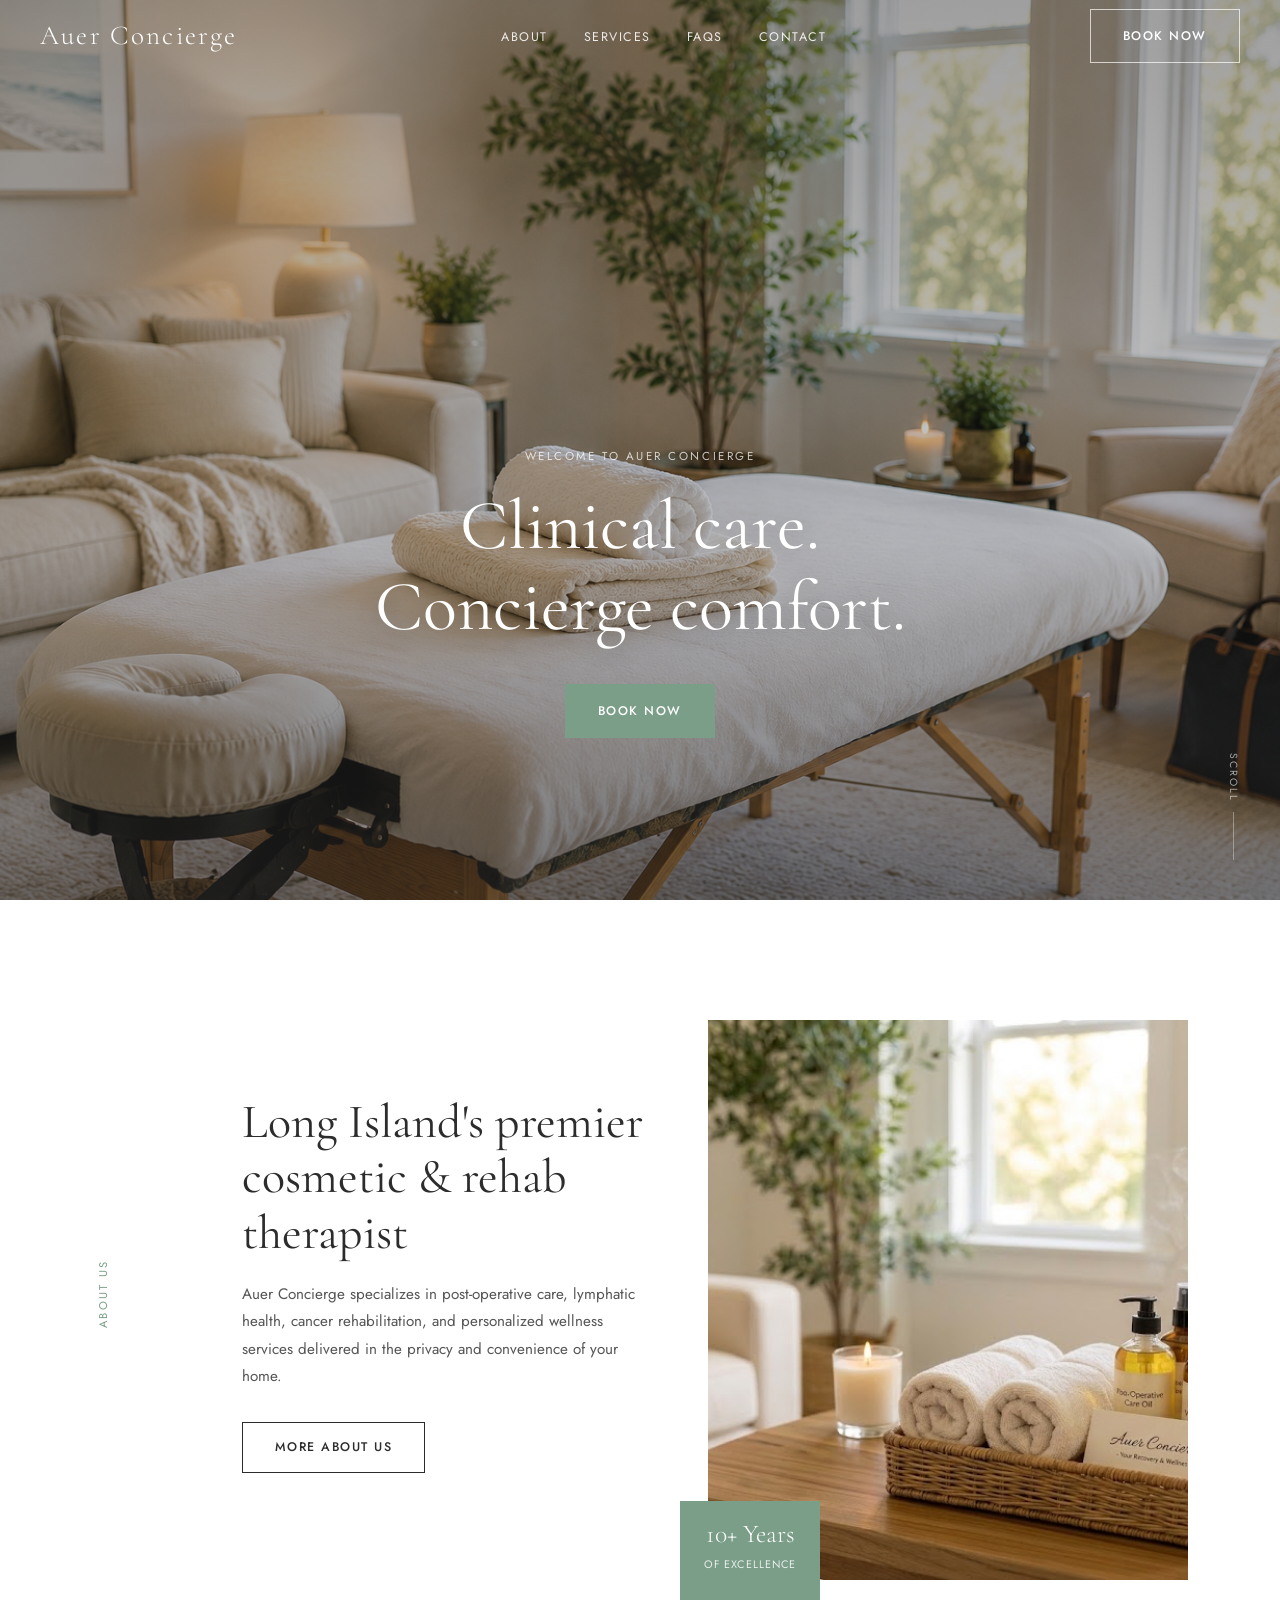
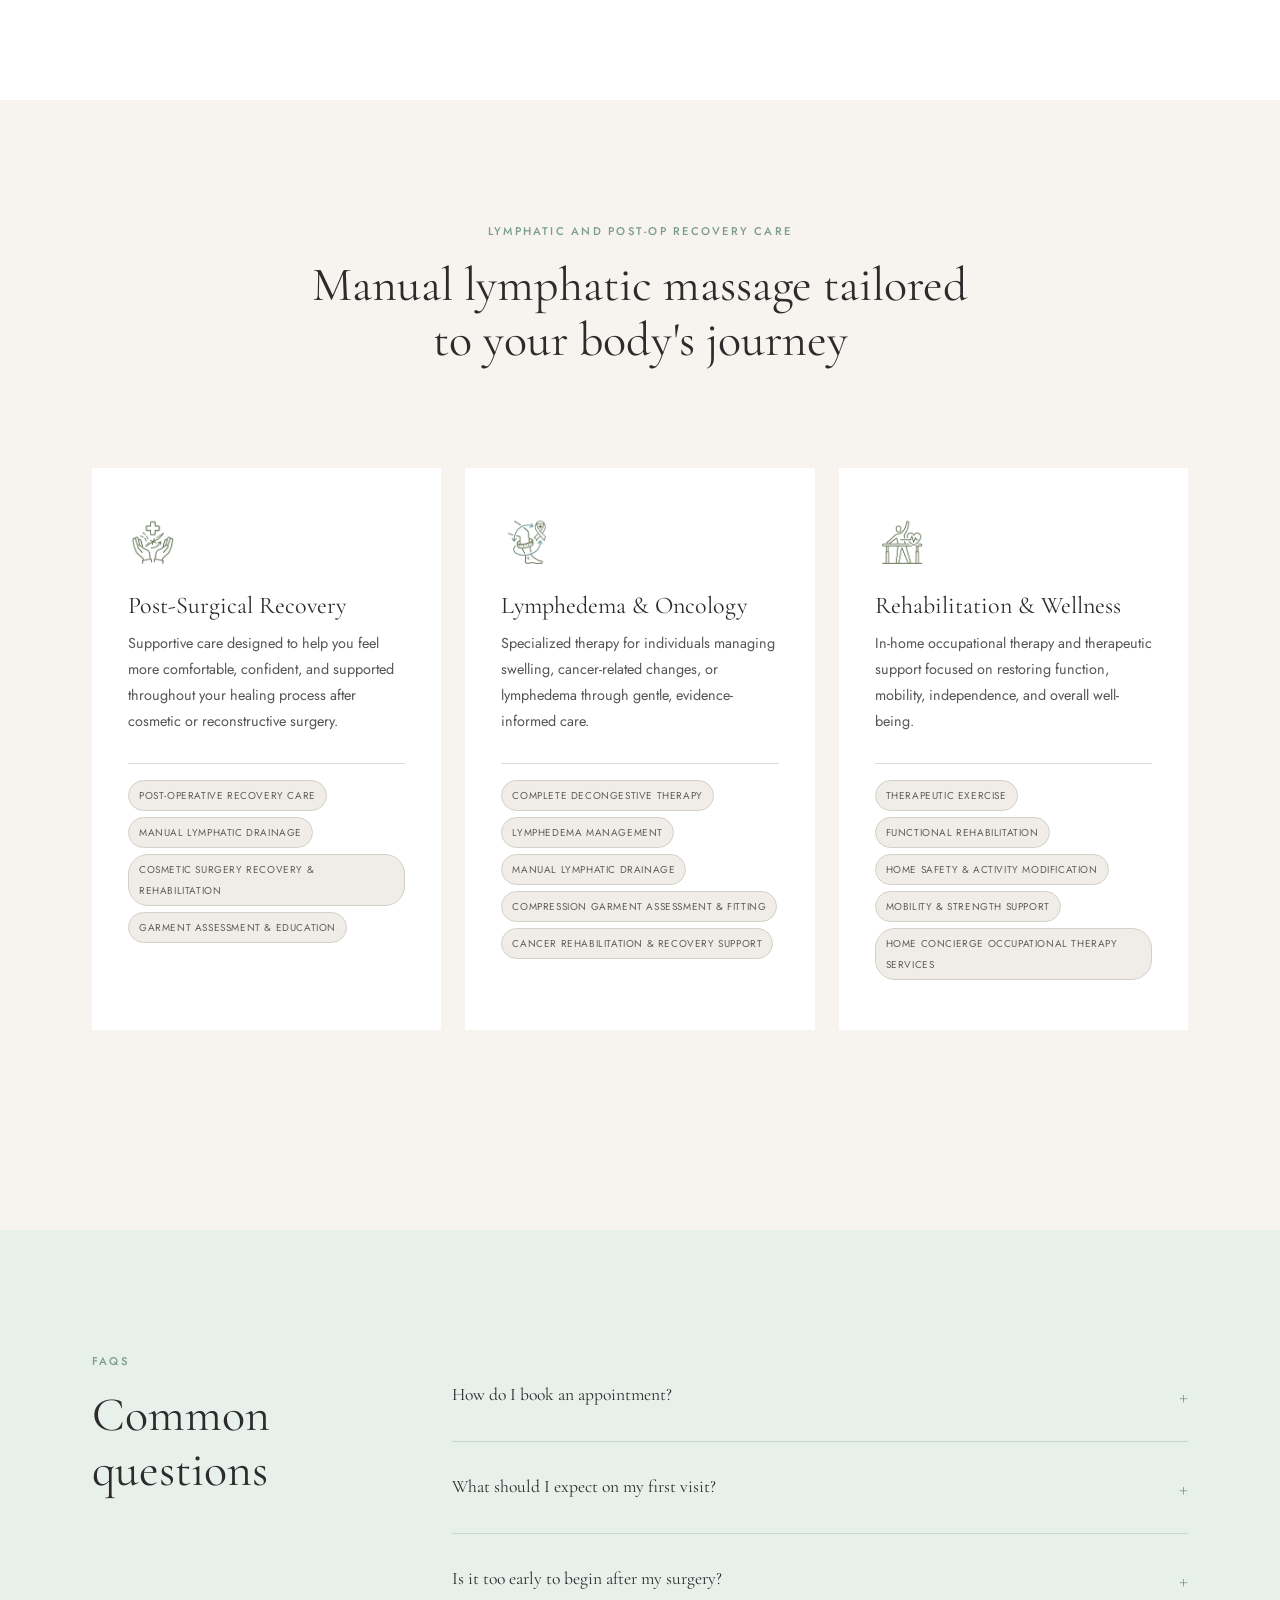
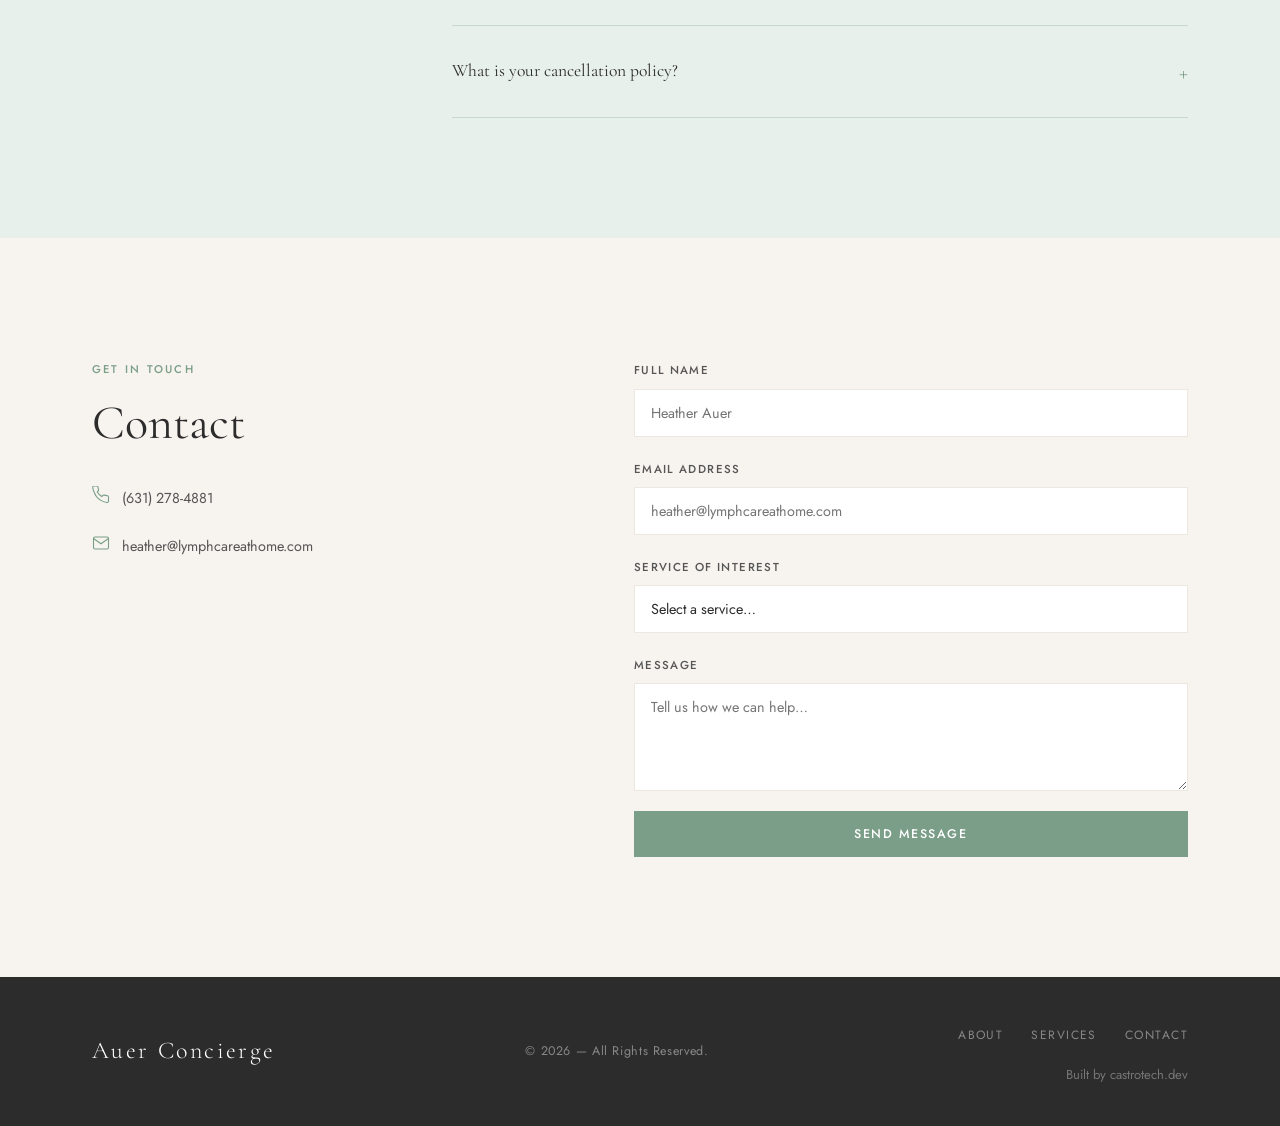
<file: index.html>
<!DOCTYPE html>
<html lang="en">
<head>
  <meta charset="UTF-8" />
  <meta name="viewport" content="width=device-width, initial-scale=1.0"/>
  <title>Auer Concierge– Long Island, NY</title>
  <link rel="preconnect" href="https://fonts.googleapis.com">
  <link rel="preconnect" href="https://fonts.gstatic.com" crossorigin>
  <link href="https://fonts.googleapis.com/css2?family=Cormorant+Garamond:ital,wght@0,300;0,400;0,500;0,600;1,300;1,400&family=Jost:wght@300;400;500&display=swap" rel="stylesheet">
  <link rel="stylesheet" href="style.css">
</head>
<body>

  <!-- NAVBAR -->
  <nav class="nav" id="nav">
    <a href="#" class="nav__logo">Auer Concierge</a>
    <ul class="nav__links">
      <li><a href="about.html">About</a></li>
      <li><a href="#services">Services</a></li>
      </li>
      <li><a href="#faq">FAQs</a></li>
      <li><a href="#contact">Contact</a></li>
    </ul>
    <a href="#contact" class="btn btn--outline">Book Now</a>
    <button class="nav__burger" id="burger" aria-label="Toggle menu">
      <span></span><span></span><span></span>
    </button>
  </nav>

  <!-- MOBILE MENU -->
  <div class="mobile-menu" id="mobileMenu">
    <ul>
      <li><a href="#about" class="mobile-link">About</a></li>
      <li><a href="#services" class="mobile-link">Services</a></li>
      <li><a href="#faq" class="mobile-link">FAQs</a></li>
      <li><a href="#contact" class="mobile-link">Contact</a></li>
      <li><a href="#contact" class="btn btn--primary mobile-link">Book Now</a></li>
    </ul>
  </div>

<!-- HERO -->
<section class="hero" id="hero">
  <div class="hero__slide hero__slide--2" style="position:relative;height:100%;opacity:1;">
    <div class="hero__overlay"></div>
    <div class="hero__content fade-up">
      <span class="hero__eyebrow">Welcome to Auer Concierge</span>
      <h1>Clinical care. <br>Concierge comfort.</h1>
      <a href="#contact" class="btn btn--primary">Book Now</a>
    </div>
  </div>
  <div class="hero__scroll-hint">
    <span>Scroll</span>
    <div class="hero__scroll-line"></div>
  </div>
</section>

  <!-- INTRO -->
  <section class="intro" id="about">
    <div class="container intro__grid">
      <div class="intro__label reveal">
        <span>About Us</span>
      </div>
      <div class="intro__text reveal">
        <h2>Long Island's premier<br>cosmetic & rehab therapist</h2>
	<p>Auer Concierge specializes in post-operative care, lymphatic health, cancer rehabilitation, and personalized wellness services delivered in the privacy and convenience of your home.<p>
        <a href="about.html" class="btn btn--ghost">More About Us</a>
      </div>
      <div class="intro__image reveal">
        <div class="intro__image-frame">
          <img src="assets/oils_new.jpeg" alt="treatment room" loading="lazy">
        </div>
        <div class="intro__badge">
          <span>10+ Years</span>
          <small>of excellence</small>
        </div>
      </div>
    </div>
  </section>


<!-- SERVICES -->
<section class="services" id="services">
  <div class="container">
    <div class="section-header reveal">
      <span class="section-label">Lymphatic and Post-Op Recovery Care</span>
      <h2>Manual lymphatic massage tailored <br> to your body's journey</h2>
    </div>
    <div class="services__grid">

       
      <article class="service-card reveal">
        <div class="service-card__icon">
	   <img src="assets/post_surgical.png" alt="Post-Surgical Recovery Icon">
        </div>
        <h3>Post-Surgical Recovery</h3>
        <p>Supportive care designed to help you feel more comfortable, confident, and supported throughout your healing process after cosmetic or reconstructive surgery.</p>
	<div class="service-card__tags">
	   <span>Post-Operative Recovery Care</span>
	   <span>Manual Lymphatic Drainage</span>
	   <span>Cosmetic Surgery Recovery &amp; Rehabilitation</span>
	   <span>Garment Assessment &amp; Education</span>
	</div>
      </article>

      <article class="service-card reveal">
        <div class="service-card__icon">
	   <img src="assets/lymphedema_oncology_care.png" alt="Lymphedema and Oncology Care Icon">
        </div>
        <h3>Lymphedema &amp; Oncology</h3>
        <p>Specialized therapy for individuals managing swelling, cancer-related changes, or lymphedema through gentle, evidence-informed care.</p>
	<div class="service-card__tags">
	   <span>Complete Decongestive Therapy</span>
	   <span>Lymphedema Management</span>
	   <span>Manual Lymphatic Drainage</span>
	   <span>Compression Garment Assessment &amp; Fitting</span>
	   <span>Cancer Rehabilitation &amp; Recovery Support</span>
	</div>
      </article>

      <article class="service-card reveal">
        <div class="service-card__icon">
	   <img src="assets/rehab_wellness.png" alt="Rehabilitation & Wellness Icon"/>
        </div>
        <h3>Rehabilitation &amp; Wellness</h3>
	<p>In-home occupational therapy and therapeutic support focused on restoring function, mobility, independence, and overall well-being.</p>
	<div class="service-card__tags">
	   <span>Therapeutic Exercise</span>
	   <span>Functional Rehabilitation</span>
	   <span>Home Safety &amp; Activity Modification</span>
	   <span>Mobility &amp; Strength Support</span>
	   <span>Home Concierge Occupational Therapy Services</span>
	</div>
      </article>

    </div>
  </div>
</section>


  <!-- GALLERY -->
    <!-- FAQ -->
  <section class="faq" id="faq">
    <div class="container faq__grid">
      <div class="faq__header reveal">
        <span class="section-label">FAQs</span>
        <h2>Common questions</h2>
      </div>
      <div class="faq__list">
        <details class="faq__item reveal">
          <summary>How do I book an appointment?</summary>
          <p>You can book by calling us directly. We recommend booking at least 48 hours in advance to secure your preferred time.</p>
        </details>
        <details class="faq__item reveal">
          <summary>What should I expect on my first visit?</summary>
          <p>Your first visit includes a personalized assessment and gentle manual lymphatic drainage treatment. We will review your surgical history, current swelling, comfort level, and recovery goals. Your session may include a garment assessment, skin inspection, scar assessment, and lymphatic drainage massage. </p>
        </details>
        <details class="faq__item reveal">
          <summary>Is it too early to begin after my surgery?</summary>
	  <p>Starting lymphatic therapy early, ideally within the first few days before swelling peaks, provides the best results. It helps reduce acute swelling faster, minimizes discomfort, and prevents fluid accumulation or early fibrosis. Just keep in mind that you will need explicit clearance from your surgeon before you begin.</p>
        </details>
        <details class="faq__item reveal">
          <summary>What is your cancellation policy?</summary>
          <p>We kindly ask for 24 hours' notice for cancellations or rescheduling to avoid a late cancellation fee.</p>
        </details>
      </div>
    </div>
  </section>

  <!-- CONTACT -->
  <section class="contact" id="contact">
    <div class="container contact__grid">
      <div class="contact__info reveal">
        <span class="section-label">Get in Touch</span>
        <h2>Contact</h2>
        <ul class="contact__details">
          <li>
            <svg width="18" height="18" viewBox="0 0 24 24" fill="none" stroke="currentColor" stroke-width="1.5"><path d="M22 16.92v3a2 2 0 01-2.18 2 19.79 19.79 0 01-8.63-3.07A19.5 19.5 0 013.07 8.81 19.79 19.79 0 01.98 2.18 2 2 0 012.96 0h3a2 2 0 012 1.72 12.84 12.84 0 00.7 2.81 2 2 0 01-.45 2.11L7.08 7.91a16 16 0 006 6l1.27-1.27a2 2 0 012.11-.45 12.84 12.84 0 002.81.7A2 2 0 0122 14.92v2z"/></svg>
            (631) 278-4881 
          </li>
	  <li>
	     <svg width="18" height="18" viewBox="0 0 24 24" fill="none" stroke="currentColor" stroke-width="1.5"><path d="M4 4h16c1.1 0 2 .9 2 2v12c0 1.1-.9 2-2 2H4c-1.1 0-2-.9-2-2V6c0-1.1.9-2 2-2z"/><polyline points="22,6 12,13 2,6"/></svg>
            heather@lymphcareathome.com
          </li>
        </ul>
      </div>
      <form class="contact__form reveal" action="https://formspree.io/f/xeeyjqyn" method="POST">
        <div class="form-group">
          <label for="name">Full Name</label>
          <input type="text" id="name" name="name" placeholder="Heather Auer" required>
        </div>
        <div class="form-group">
          <label for="email">Email Address</label>
          <input type="email" id="email" name="email" placeholder="heather@lymphcareathome.com" required>
        </div>
        <div class="form-group">
          <label for="service">Service of Interest</label>
	  <select id="service" name="service">
            <option value="">Select a service…</option>
            <option>Garment Assessment</option>
            <option>Manual Lymphatic Massage</option>
            <option>Oncology Care</option>
            <option>Scar Management</option>
            <option>Therapeutic Exercise</option>
            <option>Wellness</option>
          </select>
        </div>
        <div class="form-group">
          <label for="message">Message</label>
          <textarea id="message" name="message" rows="4" placeholder="Tell us how we can help…"></textarea>
        </div>
	<input type="hidden" name="_replyto">
        <button type="submit" class="btn btn--primary btn--full">Send Message</button>
        <p class="form-success" id="formSuccess">Thank you! We'll be in touch soon.</p>
      </form>
    </div>
  </section>

<!-- FOOTER -->
  <footer class="footer">
    <div class="container footer__inner">
      <a href="#" class="footer__logo">Auer Concierge</a>
      <p class="footer__copy">© 2026 — All Rights Reserved.</p>
      <div class="footer__links-group">
        <ul class="footer__links">
          <li><a href="about.html">About</a></li>
          <li><a href="#services">Services</a></li>
          <li><a href="#contact">Contact</a></li>
        </ul>
        <p class="footer__credit">Built by <a href="https://castrotech.dev" target="_blank" rel="noopener">castrotech.dev</a></p>
      </div>
    </div>
  </footer>
  <!-- <!-1- FOOTER -1-> -->
  <!-- <footer class="footer"> -->
  <!--   <div class="container footer__inner"> -->
  <!--     <a href="#" class="footer__logo">Auer Concierge</a> -->
  <!--     <p class="footer__copy">© 2026 — All Rights Reserved.</p> -->
  <!--     <ul class="footer__links"> -->
  <!--       <li><a href="about.html">About</a></li> -->
  <!--       <li><a href="#services">Services</a></li> -->
  <!--       <li><a href="#contact">Contact</a></li> -->
  <!--     </ul> -->
  <!--   </div> -->
  <!-- </footer> -->

  <script src="main.js"></script>
</body>
</html>
</file>
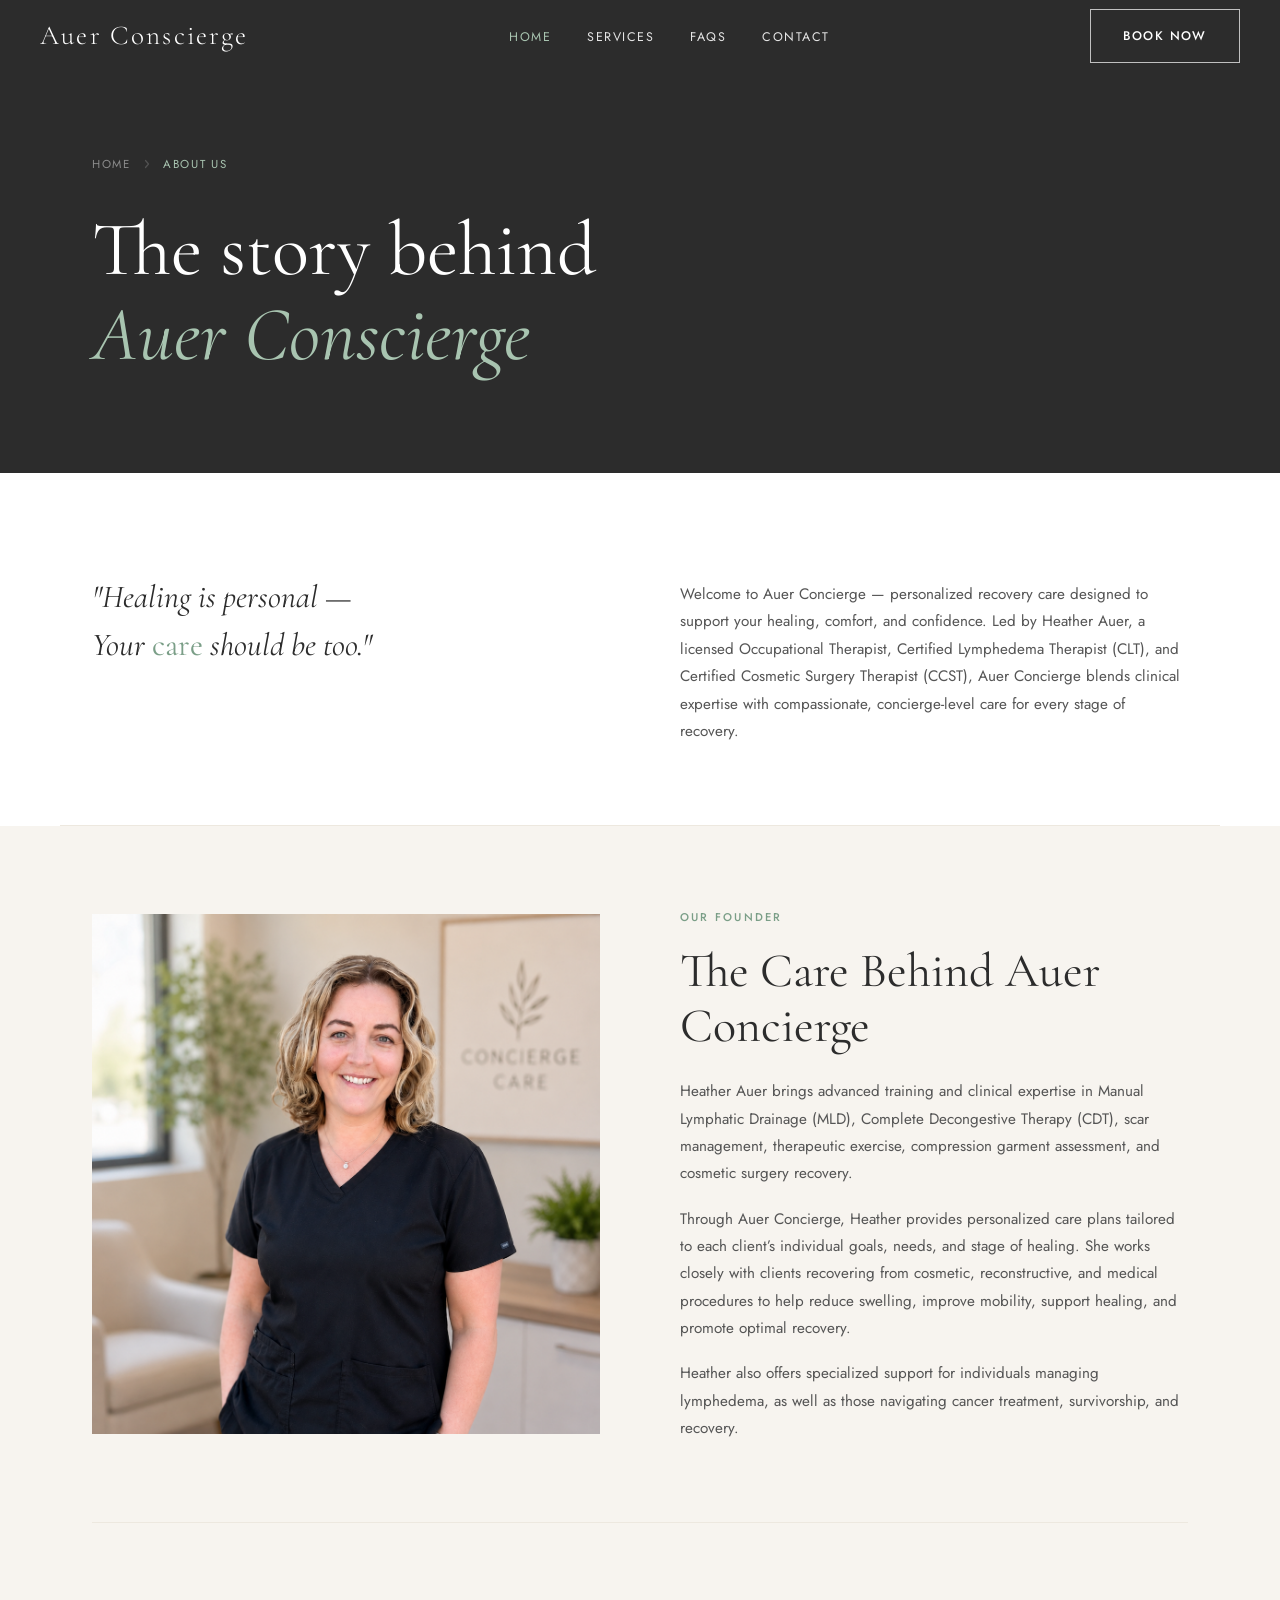
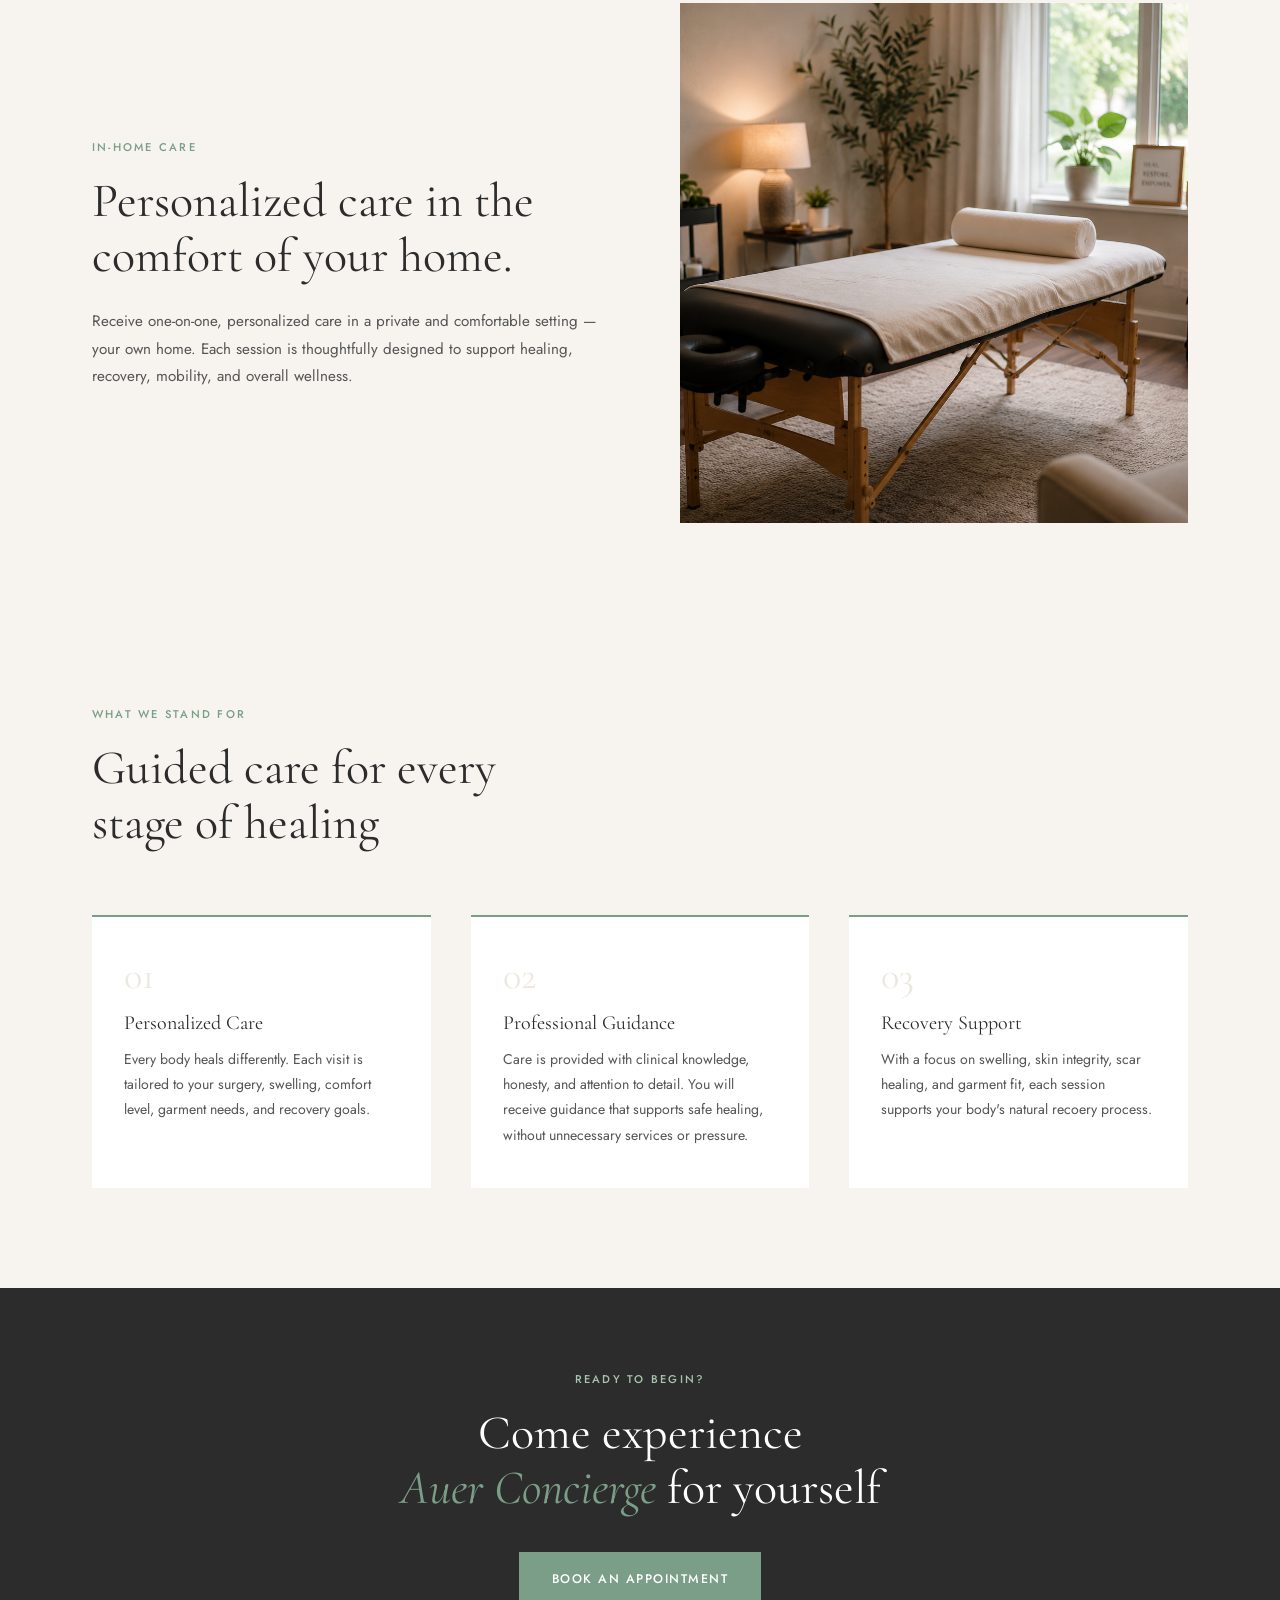
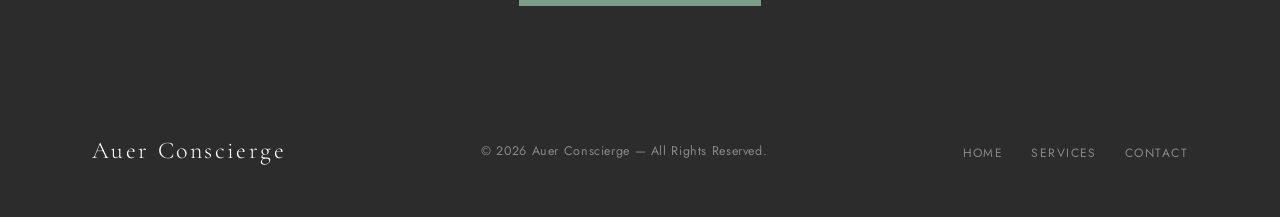
<file: about.html>
<!DOCTYPE html>
<html lang="en">
<head>
  <meta charset="UTF-8" />
  <meta name="viewport" content="width=device-width, initial-scale=1.0"/>
  <title>About Us – Auer Conscierge</title>
  <link rel="preconnect" href="https://fonts.googleapis.com">
  <link rel="preconnect" href="https://fonts.gstatic.com" crossorigin>
  <link href="https://fonts.googleapis.com/css2?family=Cormorant+Garamond:ital,wght@0,300;0,400;0,500;0,600;1,300;1,400&family=Jost:wght@300;400;500&display=swap" rel="stylesheet">
  <link rel="stylesheet" href="style.css">
</head>
<body>

  <!-- NAVBAR -->
  <nav class="nav" id="nav">
    <a href="index.html" class="nav__logo">Auer Conscierge</a>
    <ul class="nav__links">
      <li><a href="index.html" style="color:var(--sage-light)">Home</a></li>
      <li><a href="index.html#services">Services</a></li>
      <li><a href="index.html#faq">FAQs</a></li>
      <li><a href="index.html#contact">Contact</a></li>
    </ul>
    <a href="index.html#contact" class="btn btn--outline">Book Now</a>
    <button class="nav__burger" id="burger" aria-label="Toggle menu">
      <span></span><span></span><span></span>
    </button>
  </nav>

  <!-- MOBILE MENU -->
  <div class="mobile-menu" id="mobileMenu">
    <ul>
      <li><a href="index.html" class="mobile-link">Home</a></li>
      <li><a href="index.html#services" class="mobile-link">Services</a></li>
      <li><a href="index.html#faq" class="mobile-link">FAQs</a></li>
      <li><a href="index.html#contact" class="mobile-link">Contact</a></li>
      <li><a href="index.html#contact" class="btn btn--primary mobile-link">Book Now</a></li>
    </ul>
  </div>

  <!-- PAGE HERO -->
  <section class="page-hero">
    <div class="page-hero__bg"></div>
    <div class="page-hero__inner">
      <div class="page-hero__breadcrumb">
        <a href="index.html">Home</a>
        <svg width="12" height="12" viewBox="0 0 12 12" fill="none"><path d="M4.5 2.5L7.5 6l-3 3.5" stroke="currentColor" stroke-width="1.2" stroke-linecap="round" stroke-linejoin="round"/></svg>
        <span>About Us</span>
      </div>
      <h1>The story behind<br><em>Auer Conscierge</em></h1>
    </div>
  </section>

  <!-- INTRO PULL-QUOTE -->
  <section class="about-body">
    <div class="about-intro reveal">
      <p class="about-intro__pull">
        "Healing is personal —<br>
	Your <em>care</em> should be too."
      </p>
      <div class="about-intro__sub">
	 <p>Welcome to Auer Concierge — personalized recovery care designed to support your healing, comfort, and confidence. Led by Heather Auer, a licensed Occupational Therapist, Certified Lymphedema Therapist (CLT), and Certified Cosmetic Surgery Therapist (CCST), Auer Concierge blends clinical expertise with compassionate, concierge-level care for every stage of recovery.</p>
      </div>
    </div>
  </section>

  <!-- IMAGE + TEXT BLOCKS -->
  <section class="about-section">

    <div class="about-block reveal">
      <div class="about-block__image">
        <img src="assets/heather.png" alt="Founder portrait" loading="person">
        <!-- <span class="about-block__image-tag">Est. 2014</span> -->
      </div>
      <div class="about-block__text">
        <span class="section-label">Our Founder</span>
        <h2>The Care Behind Auer Concierge</h2>
	<p>Heather Auer brings advanced training and clinical expertise in Manual Lymphatic Drainage (MLD), Complete Decongestive Therapy (CDT), scar management, therapeutic exercise, compression garment assessment, and cosmetic surgery recovery.</p>
	<p>Through Auer Concierge, Heather provides personalized care plans tailored to each client’s individual goals, needs, and stage of healing. She works closely with clients recovering from cosmetic, reconstructive, and medical procedures to help reduce swelling, improve mobility, support healing, and promote optimal recovery.</p>
	<p>Heather also offers specialized support for individuals managing lymphedema, as well as those navigating cancer treatment, survivorship, and recovery.</p>
      </div>
    </div>

    <div class="about-block about-block--reverse reveal">
      <div class="about-block__image">
        <img src="assets/mat.png" alt="Our studio" loading="cozy">
      </div>
      <div class="about-block__text">
        <span class="section-label">In-Home Care</span>
	<h2>Personalized care in the comfort of your home.</h2>
	<p>Receive one-on-one, personalized care in a private and comfortable setting — your own home. Each session is thoughtfully designed to support healing, recovery, mobility, and overall wellness.</p>
      </div>
    </div>

  </section>

  <!-- STATS STRIP ADD in the Future-->

  <!-- VALUES -->
  <section class="about-values">
    <div class="about-values__inner">
      <div class="about-values__header reveal">
        <span class="section-label">What We Stand For</span>
	<h2>Guided care for every <br>stage of healing</h2>
      </div>
      <div class="about-values__grid">
        <div class="value-card reveal">
          <div class="value-card__num">01</div>
          <h3>Personalized Care</h3>
	  <p>Every body heals differently. Each visit is tailored to your surgery, swelling, comfort level, garment needs, and recovery goals.</p>
        </div>
        <div class="value-card reveal">
          <div class="value-card__num">02</div>
          <h3>Professional Guidance</h3>
          <p>Care is provided with clinical knowledge, honesty, and attention to detail. You will receive guidance that supports safe healing, without unnecessary services or pressure.</p>
        </div>
        <div class="value-card reveal">
          <div class="value-card__num">03</div>
          <h3>Recovery Support</h3>
          <p>With a focus on swelling, skin integrity, scar healing, and garment fit, each session supports your body's natural recoery process. </p>
        </div>
      </div>
    </div>
  </section>


  <!-- CTA -->
  <section class="about-cta">
    <div class="container reveal">
      <span class="section-label">Ready to begin?</span>
      <h2>Come experience<br><em>Auer Concierge</em> for yourself</h2>
      <a href="index.html#contact" class="btn btn--primary">Book an Appointment</a>
    </div>
  </section>

  <!-- FOOTER -->
  <footer class="footer">
    <div class="container footer__inner">
      <a href="index.html" class="footer__logo">Auer Conscierge</a>
      <p class="footer__copy">© 2026 Auer Conscierge — All Rights Reserved.</p>
      <ul class="footer__links">
        <li><a href="index.html">Home</a></li>
        <li><a href="index.html#services">Services</a></li>
        <li><a href="index.html#contact">Contact</a></li>
      </ul>
    </div>
  </footer>

  <script src="main.js"></script>
</body>
</html>
</file>
<file: style.css>
/* =============================================
   LUMIÈRE SPA — CSS
   Palette: Ivory · Sage · Dusty Rose · Charcoal
   ============================================= */

:root {
  --ivory:       #F7F4EF;
  --ivory-dark:  #EDE8DF;
  --sage:        #7A9E87;
  --sage-light:  #A8C4B0;
  --sage-pale:   #E8F0EB;
  --rose:        #C4967A;
  --rose-pale:   #F0E6DE;
  --charcoal:    #2C2C2C;
  --charcoal-mid:#555;
  --charcoal-lt: #888;
  --white:       #FFFFFF;

  --font-display: 'Cormorant Garamond', Georgia, serif;
  --font-body:    'Jost', sans-serif;

  --nav-h: 72px;
  --radius: 2px;
  --transition: 0.35s cubic-bezier(0.4,0,0.2,1);
}

/* ── RESET ─────────────────────────────────── */
*, *::before, *::after { box-sizing: border-box; margin: 0; padding: 0; }
html { scroll-behavior: smooth; font-size: 16px; }
body {
  font-family: var(--font-body);
  background: var(--ivory);
  color: var(--charcoal);
  line-height: 2.1;
  overflow-x: hidden;
}
img { display: block; width: 100%; height: 100%; object-fit: cover; }
a { text-decoration: none; color: inherit; }
ul { list-style: none; }

/* ── CONTAINER ──────────────────────────────── */
.container {
  max-width: 1160px;
  margin: 0 auto;
  padding: 0 32px;
}

/* ── BUTTONS ────────────────────────────────── */
.btn {
  display: inline-flex;
  align-items: center;
  gap: 8px;
  padding: 13px 32px;
  font-family: var(--font-body);
  font-size: 0.78rem;
  font-weight: 500;
  letter-spacing: 0.12em;
  text-transform: uppercase;
  border: 1.5px solid transparent;
  cursor: pointer;
  transition: background var(--transition), color var(--transition), border-color var(--transition);
}
.btn--primary {
  background: var(--sage);
  color: var(--white);
  border-color: var(--sage);
}
.btn--primary:hover {
  background: #628a70;
  border-color: #628a70;
}
.btn--outline {
  background: transparent;
  color: var(--white);
  border-color: rgba(255,255,255,0.7);
}
.btn--outline:hover {
  background: var(--white);
  color: var(--charcoal);
  border-color: var(--white);
}
.btn--ghost {
  background: transparent;
  color: var(--charcoal);
  border-color: var(--charcoal);
}
.btn--ghost:hover {
  background: var(--charcoal);
  color: var(--white);
}
.btn--full { width: 100%; justify-content: center; }

/* ── SECTION LABELS ─────────────────────────── */
.section-label {
  display: block;
  font-size: 0.7rem;
  font-weight: 500;
  letter-spacing: 0.2em;
  text-transform: uppercase;
  color: var(--sage);
  margin-bottom: 14px;
}
.section-header {
  text-align: center;
  margin-bottom: 64px;
}
.section-header h2 { margin-bottom: 20px; }
.section-header { margin-bottom: 20px; }

/* ── TYPOGRAPHY ─────────────────────────────── */
h1, h2, h3, h4 {
  font-family: var(--font-display);
  font-weight: 400;
  line-height: 1.15;
  color: var(--charcoal);
}
h1 { font-size: clamp(2.6rem, 6vw, 4.4rem); }
h2 { font-size: clamp(2rem, 4vw, 3rem); }
h3 { font-size: 1.5rem; }
em { font-style: italic; color: var(--sage); }

p {
  font-size: 0.95rem;
  color: var(--charcoal-mid);
  line-height: 1.8;
}

/* ══════════════════════════════════════════════
   NAVBAR
   ══════════════════════════════════════════════ */
.nav {
  position: fixed;
  top: 0;
  left: 0;
  right: 0;
  z-index: 100;
  display: flex;
  align-items: center;
  height: var(--nav-h);
  padding: 0 40px;
  background: transparent;
  transition: background var(--transition), box-shadow var(--transition);
}
.nav.scrolled {
  background: rgba(247,244,239,0.97);
  box-shadow: 0 1px 0 var(--ivory-dark);
}
.nav.scrolled .nav__logo,
.nav.scrolled .nav__links a,
.nav.scrolled .btn--outline {
  color: var(--charcoal);
}
.nav.scrolled .btn--outline {
  border-color: var(--charcoal);
}
.nav__logo {
  font-family: var(--font-display);
  font-size: 1.7rem;
  font-weight: 300;
  letter-spacing: 0.08em;
  color: var(--white);
  flex: none;
  transition: color var(--transition);
}
.nav__links {
  display: flex;
  align-items: center;
  gap: 36px;
  margin: 0 auto;
}
.nav__links a {
  font-size: 0.78rem;
  font-weight: 400;
  letter-spacing: 0.12em;
  text-transform: uppercase;
  color: rgba(255,255,255,0.88);
  transition: color var(--transition);
}
.nav__links a:hover { color: var(--sage-light); }
.nav.scrolled .nav__links a:hover { color: var(--sage); }
.nav__links .arrow { font-size: 0.7rem; margin-left: 2px; }

/* Dropdown */
.dropdown { position: relative; }
.dropdown__menu {
  position: absolute;
  top: calc(100% + 16px);
  left: 50%;
  transform: translateX(-50%) translateY(8px);
  background: var(--white);
  border: 1px solid var(--ivory-dark);
  padding: 8px 0;
  min-width: 180px;
  opacity: 0;
  pointer-events: none;
  transition: opacity var(--transition), transform var(--transition);
  box-shadow: 0 8px 24px rgba(0,0,0,0.08);
}
.dropdown:hover .dropdown__menu {
  opacity: 1;
  pointer-events: auto;
  transform: translateX(-50%) translateY(0);
}
.dropdown__menu li a {
  display: block;
  padding: 10px 20px;
  font-size: 0.78rem;
  letter-spacing: 0.1em;
  text-transform: uppercase;
  color: var(--charcoal);
}
.dropdown__menu li a:hover { color: var(--sage); }

.nav__burger {
  display: none;
  flex-direction: column;
  gap: 5px;
  background: none;
  border: none;
  cursor: pointer;
  padding: 4px;
  margin-left: auto;
}
.nav__burger span {
  display: block;
  width: 24px;
  height: 1.5px;
  background: var(--white);
  transition: transform var(--transition), opacity var(--transition);
}
.nav.scrolled .nav__burger span { background: var(--charcoal); }

/* Mobile menu */
.mobile-menu {
  position: fixed;
  top: var(--nav-h);
  left: 0;
  right: 0;
  background: var(--ivory);
  z-index: 99;
  padding: 24px 32px 32px;
  transform: translateY(-100%);
  opacity: 0;
  pointer-events: none;
  transition: transform 0.4s cubic-bezier(0.4,0,0.2,1), opacity 0.4s;
  box-shadow: 0 8px 24px rgba(0,0,0,0.08);
}
.mobile-menu.open {
  transform: translateY(0);
  opacity: 1;
  pointer-events: auto;
}
.mobile-menu ul { display: flex; flex-direction: column; gap: 20px; }
.mobile-menu a {
  font-size: 0.85rem;
  letter-spacing: 0.12em;
  text-transform: uppercase;
  color: var(--charcoal);
}

/* ══════════════════════════════════════════════
   HERO
   ══════════════════════════════════════════════ */
.hero {
  position: relative;
  height: 100svh;
  min-height: 600px;
  overflow: hidden;
}
.hero__slides { position: absolute; inset: 0; }
.hero__slide {
  position: absolute;
  inset: 0;
  opacity: 0;
  transition: opacity 0.9s ease;
}
.hero__slide.active { opacity: 1; }

.hero__slide--1 {
  background: url('https://images.unsplash.com/photo-1612965110667-4175024b0dcc?w=1600&q=80') center/cover no-repeat;
}
.hero__slide--2 {
  background: url('assets/landing.png') center/cover no-repeat;
}

.hero__overlay {
  position: absolute;
  inset: 0;
  background: linear-gradient(
    to bottom,
    rgba(44,44,44,0.45) 0%,
    rgba(44,44,44,0.25) 60%,
    rgba(44,44,44,0.55) 100%
  );
}

.hero__content {
  position: absolute;
  bottom: 18%;
  left: 50%;
  transform: translateX(-50%);
  text-align: center;
  width: 90%;
  max-width: 760px;
  color: var(--white);
}
.hero__content .hero__eyebrow {
  display: block;
  font-size: 0.72rem;
  letter-spacing: 0.22em;
  text-transform: uppercase;
  color: rgba(255,255,255,0.75);
  margin-bottom: 18px;
}
.hero__content h1 {
  color: var(--white);
  margin-bottom: 36px;
  text-shadow: 0 2px 24px rgba(0,0,0,0.25);
}
.hero__content h1 em { color: var(--sage-light); }

/* Dots */
.hero__dots {
  position: absolute;
  bottom: 36px;
  left: 50%;
  transform: translateX(-50%);
  display: flex;
  gap: 10px;
  z-index: 2;
}
.dot {
  width: 8px; height: 8px;
  border-radius: 50%;
  border: 1.5px solid rgba(255,255,255,0.6);
  background: transparent;
  cursor: pointer;
  transition: background var(--transition), border-color var(--transition);
}
.dot.active {
  background: var(--white);
  border-color: var(--white);
}

/* Scroll hint */
.hero__scroll-hint {
  position: absolute;
  right: 36px;
  bottom: 40px;
  display: flex;
  flex-direction: column;
  align-items: center;
  gap: 10px;
  z-index: 2;
}
.hero__scroll-hint span {
  font-size: 0.65rem;
  letter-spacing: 0.2em;
  text-transform: uppercase;
  color: rgba(255,255,255,0.6);
  writing-mode: vertical-rl;
}
.hero__scroll-line {
  width: 1px;
  height: 48px;
  background: rgba(255,255,255,0.35);
  position: relative;
  overflow: hidden;
}
.hero__scroll-line::after {
  content: '';
  position: absolute;
  top: -100%;
  left: 0;
  width: 100%;
  height: 100%;
  background: var(--white);
  animation: scrollLine 2s ease infinite;
}
@keyframes scrollLine {
  0%   { top: -100%; }
  100% { top: 100%; }
}

/* Hero fade-up */
.fade-up { animation: fadeUp 1.1s cubic-bezier(0.4,0,0.2,1) 0.3s both; }
@keyframes fadeUp {
  from { opacity: 0; transform: translateX(-50%) translateY(28px); }
  to   { opacity: 1; transform: translateX(-50%) translateY(0); }
}

/* ══════════════════════════════════════════════
   INTRO
   ══════════════════════════════════════════════ */
.intro {
  padding: 120px 0;
  background: var(--white);
}
.intro__grid {
  display: grid;
  grid-template-columns: 90px 1fr 480px;
  gap: 60px;
  align-items: center;
}
.intro__label span {
  font-size: 0.7rem;
  letter-spacing: 0.2em;
  text-transform: uppercase;
  color: var(--sage);
  writing-mode: vertical-rl;
  transform: rotate(180deg);
}
.intro__text h2 { margin-bottom: 20px; }
.intro__text p { margin-bottom: 32px; max-width: 440px; }
.intro__image { position: relative; }
.intro__image-frame {
  height: 560px;
  overflow: hidden;
}
.intro__image-frame img {
  transition: transform 0.7s ease;
}
.intro__image-frame:hover img { transform: scale(1.04); }
.intro__badge {
  position: absolute;
  bottom: -20px;
  left: -28px;
  background: var(--sage);
  color: var(--white);
  padding: 20px 24px;
  text-align: center;
}
.intro__badge span {
  display: block;
  font-family: var(--font-display);
  font-size: 1.6rem;
  font-weight: 300;
  line-height: 1;
}
.intro__badge small {
  font-size: 0.68rem;
  letter-spacing: 0.1em;
  text-transform: uppercase;
  opacity: 0.85;
}

/* ══════════════════════════════════════════════
   SERVICES
   ══════════════════════════════════════════════ */
.services {
  padding: 120px 0;
  background: var(--ivory);
}
.services__grid {
  display: grid;
  grid-template-columns: repeat(3, 1fr);
  gap: 28px;
}
.service-card {
  background: var(--white);
  padding: 48px 36px;
  transition: box-shadow var(--transition), transform var(--transition);
  border-bottom: 2px solid transparent;
}
.service-card:hover {
  box-shadow: 0 16px 48px rgba(0,0,0,0.07);
  transform: translateY(-4px);
  border-bottom-color: var(--sage);
}
.service-card__icon {
  width: 48px;
  height: 48px;
  color: var(--sage);
  margin-bottom: 28px;
}
.service-card h3 {
  margin-bottom: 12px;
}
.service-card p {
  font-size: 0.9rem;
  margin-bottom: 28px;
}
.service-card__link {
  font-size: 0.78rem;
  font-weight: 500;
  letter-spacing: 0.1em;
  text-transform: uppercase;
  color: var(--sage);
  transition: color var(--transition);
}
.service-card__link:hover { color: var(--rose); }

/* ══════════════════════════════════════════════
   FEATURE BAND
   ══════════════════════════════════════════════ */
.feature-band {
  padding: 0;
  background: var(--rose-pale);
  overflow: hidden;
}
.feature-band__grid {
  display: grid;
  grid-template-columns: 1fr 1fr;
  min-height: 560px;
  align-items: stretch;
}
.feature-band__image {
  overflow: hidden;
}
.feature-band__image img {
  height: 100%;
  object-fit: cover;
  transition: transform 0.7s ease;
}
.feature-band__image:hover img { transform: scale(1.03); }
.feature-band__text {
  padding: 80px 72px;
  display: flex;
  flex-direction: column;
  justify-content: center;
}
.feature-band__text h2 { margin-bottom: 28px; }
.feature-band__text blockquote {
  font-family: var(--font-display);
  font-style: italic;
  font-size: 1.1rem;
  color: var(--charcoal-mid);
  border-left: 2px solid var(--sage);
  padding-left: 20px;
  margin-bottom: 40px;
  line-height: 1.7;
}

/* ══════════════════════════════════════════════
   GALLERY
   ══════════════════════════════════════════════ */
.gallery {
  padding: 120px 0;
  background: var(--white);
}
.gallery__grid {
  display: grid;
  grid-template-columns: repeat(3, 1fr);
  grid-template-rows: 280px 280px;
  gap: 12px;
  margin-top: 0;
}
.gallery__item {
  position: relative;
  overflow: hidden;
  cursor: pointer;
}
.gallery__item:first-child {
  grid-column: span 2;
}
.gallery__item img {
  transition: transform 0.6s ease;
}
.gallery__item:hover img { transform: scale(1.06); }
.gallery__overlay {
  position: absolute;
  inset: 0;
  background: rgba(122,158,135,0);
  transition: background var(--transition);
}
.gallery__item:hover .gallery__overlay {
  background: rgba(122,158,135,0.15);
}

/* ══════════════════════════════════════════════
   FAQ
   ══════════════════════════════════════════════ */
.faq {
  padding: 120px 0;
  background: var(--sage-pale);
}
.faq__grid {
  display: grid;
  grid-template-columns: 280px 1fr;
  gap: 80px;
  align-items: start;
}
.faq__header h2 { margin-top: 8px; }
.faq__list { display: flex; flex-direction: column; gap: 0; }
.faq__item {
  border-bottom: 1px solid rgba(122,158,135,0.3);
}
.faq__item summary {
  display: flex;
  justify-content: space-between;
  align-items: center;
  padding: 22px 0;
  font-family: var(--font-display);
  font-size: 1.1rem;
  cursor: pointer;
  list-style: none;
  color: var(--charcoal);
  transition: color var(--transition);
}
.faq__item summary:hover { color: var(--sage); }
.faq__item summary::after {
  content: '+';
  font-size: 1.4rem;
  font-weight: 300;
  color: var(--sage);
  transition: transform var(--transition);
  flex-shrink: 0;
}
.faq__item[open] summary::after {
  transform: rotate(45deg);
}
.faq__item p {
  padding: 0 0 22px;
  font-size: 0.9rem;
}

/* ══════════════════════════════════════════════
   CTA BAND
   ══════════════════════════════════════════════ */
.cta-band {
  background: var(--charcoal);
  padding: 96px 0;
  text-align: center;
}
.cta-band__inner .section-label { color: var(--sage-light); }
.cta-band__inner h2 {
  color: var(--white);
  margin-bottom: 40px;
}
.cta-band__inner h2 em { color: var(--sage-light); }

/* ══════════════════════════════════════════════
   CONTACT
   ══════════════════════════════════════════════ */
.contact {
  padding: 120px 0;
  background: var(--ivory);
}
.contact__grid {
  display: grid;
  grid-template-columns: 1fr 1.2fr;
  gap: 80px;
  align-items: start;
}
.contact__info h2 { margin-bottom: 32px; }
.contact__details {
  display: flex;
  flex-direction: column;
  gap: 18px;
  margin-bottom: 40px;
}
.contact__details li {
  display: flex;
  align-items: flex-start;
  gap: 12px;
  font-size: 0.9rem;
  color: var(--charcoal-mid);
}
.contact__details svg { flex-shrink: 0; color: var(--sage); margin-top: 3px; }
.contact__socials {
  display: flex;
  gap: 16px;
}
.contact__socials a {
  width: 42px;
  height: 42px;
  display: flex;
  align-items: center;
  justify-content: center;
  border: 1.5px solid var(--ivory-dark);
  color: var(--charcoal-mid);
  transition: border-color var(--transition), color var(--transition), background var(--transition);
}
.contact__socials a:hover {
  border-color: var(--sage);
  color: var(--sage);
  background: var(--sage-pale);
}

/* Form */
.contact__form {
  display: flex;
  flex-direction: column;
  gap: 20px;
}
.form-group {
  display: flex;
  flex-direction: column;
  gap: 6px;
}
.form-group label {
  font-size: 0.72rem;
  font-weight: 500;
  letter-spacing: 0.12em;
  text-transform: uppercase;
  color: var(--charcoal-mid);
}
.form-group input,
.form-group select,
.form-group textarea {
  padding: 13px 16px;
  border: 1px solid var(--ivory-dark);
  background: var(--white);
  font-family: var(--font-body);
  font-size: 0.9rem;
  color: var(--charcoal);
  outline: none;
  transition: border-color var(--transition);
  appearance: none;
}
.form-group input:focus,
.form-group select:focus,
.form-group textarea:focus {
  border-color: var(--sage);
}
.form-group textarea { resize: vertical; }
.form-success {
  display: none;
  text-align: center;
  color: var(--sage);
  font-size: 0.9rem;
  padding: 12px;
  background: var(--sage-pale);
}
.form-success.visible { display: block; }

/* ══════════════════════════════════════════════
   FOOTER
   ══════════════════════════════════════════════ */
.footer {
  background: var(--charcoal);
  padding: 40px 0;
}
.footer__inner {
  display: flex;
  align-items: center;
  justify-content: space-between;
  gap: 24px;
  flex-wrap: wrap;
}
.footer__logo {
  font-family: var(--font-display);
  font-size: 1.5rem;
  font-weight: 300;
  letter-spacing: 0.1em;
  color: var(--white);
}
.footer__copy {
  font-size: 0.78rem;
  color: var(--charcoal-lt);
  letter-spacing: 0.05em;
}
.footer__links {
  display: flex;
  gap: 28px;
}
.footer__links a {
  font-size: 0.75rem;
  letter-spacing: 0.12em;
  text-transform: uppercase;
  color: var(--charcoal-lt);
  transition: color var(--transition);
}
.footer__links a:hover { color: var(--sage-light); }

/* ══════════════════════════════════════════════
   SCROLL REVEAL
   ══════════════════════════════════════════════ */
.reveal {
  opacity: 0;
  transform: translateY(28px);
  transition: opacity 0.65s cubic-bezier(0.4,0,0.2,1), transform 0.65s cubic-bezier(0.4,0,0.2,1);
}
.reveal.visible {
  opacity: 1;
  transform: translateY(0);
}
.gallery__item.reveal { transition-delay: var(--delay, 0s); }

/* ══════════════════════════════════════════════
   RESPONSIVE
   ══════════════════════════════════════════════ */
@media (max-width: 1024px) {
  .intro__grid { grid-template-columns: 1fr 480px; }
  .intro__label { display: none; }
  .feature-band__text { padding: 60px 48px; }
}

@media (max-width: 900px) {
  .nav__links, .nav .btn--outline { display: none; }
  .nav__burger { display: flex; }
  .intro__grid { grid-template-columns: 1fr; }
  .intro__image { display: none; }
  .services__grid { grid-template-columns: 1fr; }
  .feature-band__grid { grid-template-columns: 1fr; }
  .feature-band__image { height: 320px; }
  .gallery__grid { grid-template-columns: 1fr 1fr; }
  .gallery__item:first-child { grid-column: span 2; }
  .faq__grid { grid-template-columns: 1fr; }
  .contact__grid { grid-template-columns: 1fr; }
  .footer__inner { flex-direction: column; text-align: center; }
}

@media (max-width: 600px) {
  .container { padding: 0 20px; }
  .nav { padding: 0 20px; }
  .gallery__grid { grid-template-columns: 1fr; grid-template-rows: auto; }
  .gallery__item { height: 220px; }
  .gallery__item:first-child { grid-column: span 1; }
  .hero__scroll-hint { display: none; }
  .feature-band__text { padding: 48px 24px; }
  .cta-band { padding: 72px 0; }
}

.services__grid {
  display: grid;
  grid-template-columns: repeat(3, 1fr);
  gap: 1.5rem;
  padding: 5rem 0;
}

.service-card__icon img {
  width: 100%;
  height: 100%;
  object-fit: contain;
}

@media (max-width: 1024px) {
  .services__grid {
    grid-template-columns: repeat(2, 1fr);
  }
}

@media (max-width: 600px) {
  .services__grid {
    grid-template-columns: 1fr;
  }
}

.service-card__tags {
  display: flex;
  flex-wrap: wrap;
  gap: 6px;
  border-top: 1px solid #e0dbd3;
  padding-top: 1rem;
  margin-top: 1.25rem;
}

.service-card__tags span {
  font-size: 10px;
  letter-spacing: 0.06em;
  text-transform: uppercase;
  color: #5f5e5a;
  background: #f0ede8;
  border: 0.5px solid #d3d1c7;
  border-radius: 20px;
  padding: 4px 10px;
}



/* ── ABOUT PAGE ─────────────────────────────── */

    /* ── PAGE HERO ──────────────────────────── */
    .page-hero {
      padding-top: var(--nav-h);
      background: var(--charcoal);
      position: relative;
      overflow: hidden;
    }
    .page-hero__bg {
      position: absolute;
      inset: 0;
      background: url('https://images.unsplash.com/photo-1600334089648-b0d9d3028eb2?w=1400&q=80') center/cover no-repeat;
      opacity: 0.18;
    }
    .page-hero__inner {
      position: relative;
      z-index: 1;
      padding: 80px 32px 96px;
      max-width: 1160px;
      margin: 0 auto;
    }
    .page-hero__breadcrumb {
      display: flex;
      align-items: center;
      gap: 10px;
      margin-bottom: 32px;
      font-size: 0.72rem;
      letter-spacing: 0.15em;
      text-transform: uppercase;
      color: rgba(255,255,255,0.45);
    }
    .page-hero__breadcrumb a {
      color: rgba(255,255,255,0.45);
      transition: color var(--transition);
    }
    .page-hero__breadcrumb a:hover { color: var(--sage-light); }
    .page-hero__breadcrumb span { color: var(--sage-light); }
    .page-hero__breadcrumb svg { opacity: 0.4; }
    .page-hero h1 {
      color: var(--white);
      font-size: clamp(2.8rem, 6vw, 4.8rem);
      max-width: 640px;
      line-height: 1.1;
    }
    .page-hero h1 em { color: var(--sage-light); }

    /* ── ABOUT LAYOUT ───────────────────────── */
    .about-body {
      background: var(--white);
      padding: 100px 0 0;
    }

    /* Intro pull-quote row */
    .about-intro {
      display: grid;
      grid-template-columns: 1fr 1fr;
      gap: 80px;
      align-items: start;
      max-width: 1160px;
      margin: 0 auto;
      padding: 0 32px 80px;
      border-bottom: 1px solid var(--ivory-dark);
    }
    .about-intro__pull {
      font-family: var(--font-display);
      font-size: clamp(1.5rem, 2.5vw, 2rem);
      font-style: italic;
      line-height: 1.5;
      color: var(--charcoal);
    }
    .about-intro__pull em { color: var(--sage); font-style: normal; }
    .about-intro__sub {
      padding-top: 8px;
    }
    .about-intro__sub p { margin-bottom: 20px; }
    .about-intro__sub p:last-child { margin-bottom: 0; }

    /* Image + text alternating blocks */
    .about-section {
      max-width: 1160px;
      margin: 0 auto;
      padding: 0 32px;
    }
    .about-block {
      display: grid;
      grid-template-columns: 1fr 1fr;
      gap: 80px;
      align-items: center;
      padding: 80px 0;
      border-bottom: 1px solid var(--ivory-dark);
    }
    .about-block:last-child { border-bottom: none; }
    .about-block--reverse { direction: rtl; }
    .about-block--reverse > * { direction: ltr; }

    .about-block__image {
      position: relative;
      height: 520px;
      overflow: hidden;
    }
    .about-block__image img {
       object-fit: cover;
       object-position: center top;
       transition: transform 0.7s ease;
    }
    .about-block__image:hover img { transform: scale(1.04); }
    .about-block__image-tag {
      position: absolute;
      bottom: 24px;
      right: 24px;
      background: var(--sage);
      color: var(--white);
      font-size: 0.68rem;
      letter-spacing: 0.15em;
      text-transform: uppercase;
      padding: 8px 16px;
    }

    .about-block__text {}
    .about-block__text h2 {
      margin-bottom: 24px;
    }
    .about-block__text p {
      margin-bottom: 18px;
    }
    .about-block__text p:last-of-type { margin-bottom: 0; }

    /* Credentials / stats strip */
    .about-stats {
      background: var(--sage-pale);
      padding: 72px 0;
    }
    .about-stats__grid {
      max-width: 1160px;
      margin: 0 auto;
      padding: 0 32px;
      display: grid;
      grid-template-columns: repeat(4, 1fr);
      gap: 32px;
      text-align: center;
    }
    .stat-item {}
    .stat-item__number {
      font-family: var(--font-display);
      font-size: clamp(2.4rem, 4vw, 3.4rem);
      font-weight: 300;
      color: var(--sage);
      line-height: 1;
      margin-bottom: 8px;
    }
    .stat-item__label {
      font-size: 0.75rem;
      letter-spacing: 0.15em;
      text-transform: uppercase;
      color: var(--charcoal-mid);
    }

    /* Values / philosophy list */
    .about-values {
      background: var(--ivory);
      padding: 100px 0;
    }
    .about-values__inner {
      max-width: 1160px;
      margin: 0 auto;
      padding: 0 32px;
    }
    .about-values__header {
      margin-bottom: 64px;
    }
    .about-values__header h2 { margin-top: 10px; max-width: 520px; }
    .about-values__grid {
      display: grid;
      grid-template-columns: repeat(3, 1fr);
      gap: 40px;
    }
    .value-card {
      padding: 40px 32px;
      background: var(--white);
      border-top: 2px solid var(--sage);
    }
    .value-card__num {
      font-family: var(--font-display);
      font-size: 2.4rem;
      color: var(--ivory-dark);
      line-height: 1;
      margin-bottom: 16px;
    }
    .value-card h3 { margin-bottom: 12px; font-size: 1.25rem; }
    .value-card p { font-size: 0.88rem; }

    /* Lengthy about text area — the main copy block */
    .about-copy {
      background: var(--white);
      padding: 100px 0;
      border-top: 1px solid var(--ivory-dark);
    }
    .about-copy__inner {
      max-width: 800px;
      margin: 0 auto;
      padding: 0 32px;
    }
    .about-copy__inner .section-label { margin-bottom: 12px; }
    .about-copy__inner h2 { margin-bottom: 40px; }
    .about-copy__body {
      /* Placeholder for your lengthy copy */
    }
    .about-copy__body p {
      font-size: 1rem;
      line-height: 1.9;
      color: var(--charcoal-mid);
      margin-bottom: 24px;
    }
    .about-copy__body p:last-child { margin-bottom: 0; }
    .about-copy__body h3 {
      font-size: 1.4rem;
      margin: 48px 0 16px;
      color: var(--charcoal);
    }
    .about-copy__body blockquote {
      font-family: var(--font-display);
      font-style: italic;
      font-size: 1.3rem;
      line-height: 1.6;
      color: var(--charcoal);
      border-left: 2px solid var(--sage);
      padding: 4px 0 4px 24px;
      margin: 40px 0;
    }
    .about-copy__body ul {
      list-style: none;
      margin: 0 0 24px;
      display: flex;
      flex-direction: column;
      gap: 10px;
    }
    .about-copy__body ul li {
      font-size: 0.95rem;
      color: var(--charcoal-mid);
      padding-left: 20px;
      position: relative;
      line-height: 1.7;
    }
    .about-copy__body ul li::before {
      content: '—';
      position: absolute;
      left: 0;
      color: var(--sage);
      font-weight: 400;
    }

    /* CTA at bottom of about */
    .about-cta {
      background: var(--charcoal);
      padding: 80px 0;
      text-align: center;
    }
    .about-cta .section-label { color: var(--sage-light); }
    .about-cta h2 { color: var(--white); margin-bottom: 36px; }

    /* ── RESPONSIVE ─────────────────────────── */
    @media (max-width: 900px) {
      .about-intro { grid-template-columns: 1fr; gap: 32px; }
      .about-block { grid-template-columns: 1fr; gap: 32px; }
      .about-block--reverse { direction: ltr; }
      .about-block__image { height: 320px; }
      .about-stats__grid { grid-template-columns: repeat(2, 1fr); }
      .about-values__grid { grid-template-columns: 1fr; }
    }
    @media (max-width: 600px) {
      .about-stats__grid { grid-template-columns: 1fr 1fr; gap: 24px; }
      .page-hero__inner { padding: 60px 20px 72px; }
    }

.footer__credit {
  font-size: 13px;
  opacity: 0.8; /* subtle, doesn't compete with the copyright line */
  margin-top: 4px;
  color: var(--charcoal-lt);
}

.footer__credit a {
  color: inherit;
  text-decoration: none;
  transition: color var(--transition);
}

.footer__credit a:hover {
  text-decoration: underline;
}

.footer__links-group {
  display: flex;
  flex-direction: column;
  align-items: flex-end; /* right-aligns the credit under the links */
  gap: 8px;
}

@media (max-width: 900px) {
  .footer__links-group { align-items: center; }
}
</file>
